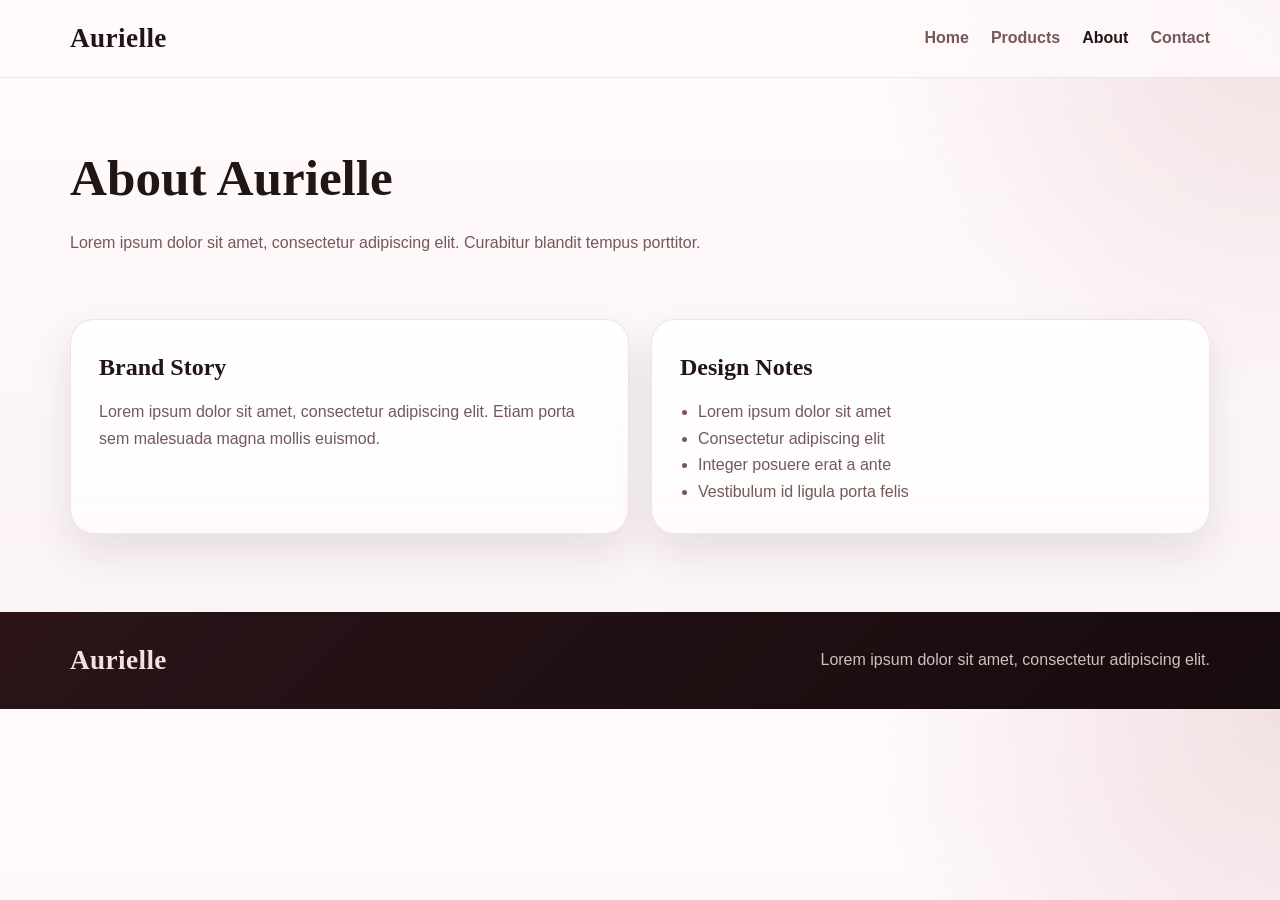
<file: about.html>
<!DOCTYPE html>
<html lang="en">
<head>
  <meta charset="UTF-8">
  <meta name="viewport" content="width=device-width, initial-scale=1.0">
  <title>Aurielle | About</title>
  <link rel="stylesheet" href="style.css">
</head>
<body>
  <header>
    <div class="container navbar">
      <a href="index.html" class="logo">Aurielle</a>
      <nav>
        <ul>
          <li><a href="index.html">Home</a></li>
          <li><a href="products.html">Products</a></li>
          <li><a class="active" href="about.html">About</a></li>
          <li><a href="contact.html">Contact</a></li>
        </ul>
      </nav>
    </div>
  </header>

  <section class="page-hero">
    <div class="container">
      <h1>About Aurielle</h1>
      <p>Lorem ipsum dolor sit amet, consectetur adipiscing elit. Curabitur blandit tempus porttitor.</p>
    </div>
  </section>

  <section class="section">
    <div class="container info-grid">
      <div class="panel">
        <h2>Brand Story</h2>
        <p>Lorem ipsum dolor sit amet, consectetur adipiscing elit. Etiam porta sem malesuada magna mollis euismod.</p>
      </div>
      <div class="panel">
        <h2>Design Notes</h2>
        <ul>
          <li>Lorem ipsum dolor sit amet</li>
          <li>Consectetur adipiscing elit</li>
          <li>Integer posuere erat a ante</li>
          <li>Vestibulum id ligula porta felis</li>
        </ul>
      </div>
    </div>
  </section>

  <footer>
    <div class="container footer-wrap">
      <strong class="logo">Aurielle</strong>
      <p>Lorem ipsum dolor sit amet, consectetur adipiscing elit.</p>
    </div>
  </footer>
</body>
</html>
</file>
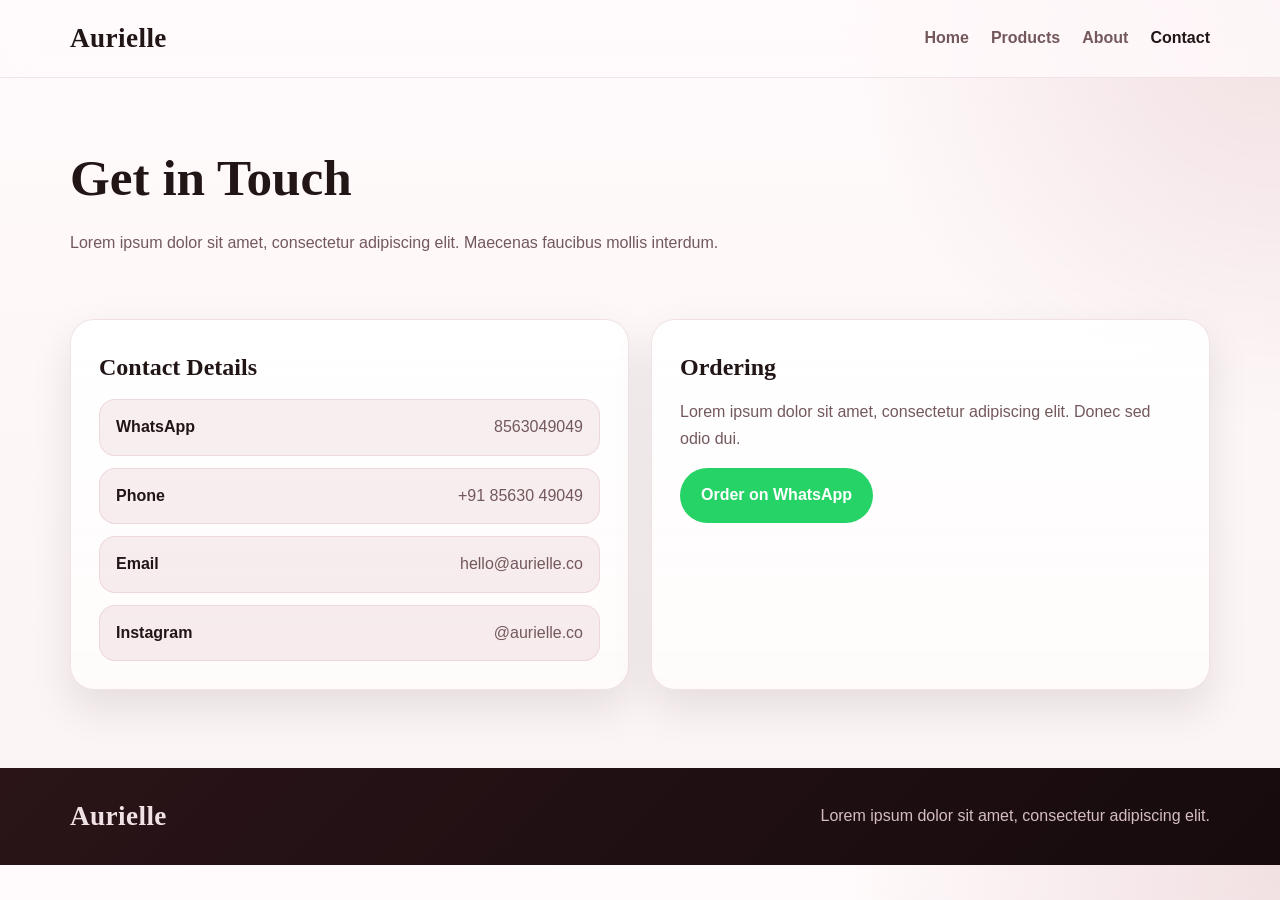
<file: contact.html>
<!DOCTYPE html>
<html lang="en">
<head>
  <meta charset="UTF-8">
  <meta name="viewport" content="width=device-width, initial-scale=1.0">
  <title>Aurielle | Contact</title>
  <link rel="stylesheet" href="style.css">
</head>
<body>
  <header>
    <div class="container navbar">
      <a href="index.html" class="logo">Aurielle</a>
      <nav>
        <ul>
          <li><a href="index.html">Home</a></li>
          <li><a href="products.html">Products</a></li>
          <li><a href="about.html">About</a></li>
          <li><a class="active" href="contact.html">Contact</a></li>
        </ul>
      </nav>
    </div>
  </header>

  <section class="page-hero">
    <div class="container">
      <h1>Get in Touch</h1>
      <p>Lorem ipsum dolor sit amet, consectetur adipiscing elit. Maecenas faucibus mollis interdum.</p>
    </div>
  </section>

  <section class="section">
    <div class="container contact-grid">
      <div class="panel">
        <h2>Contact Details</h2>
        <div class="contact-list">
          <a class="contact-item" href="https://wa.me/918563049049?text=Hi%2C%20I%20want%20to%20place%20an%20order%20from%20Aurielle."><strong>WhatsApp</strong><span class="muted">8563049049</span></a>
          <a class="contact-item" href="tel:+918563049049"><strong>Phone</strong><span class="muted">+91 85630 49049</span></a>
          <a class="contact-item" href="mailto:hello@aurielle.co"><strong>Email</strong><span class="muted">hello@aurielle.co</span></a>
          <a class="contact-item" href="https://instagram.com/aurielle.co" target="_blank" rel="noopener noreferrer"><strong>Instagram</strong><span class="muted">@aurielle.co</span></a>
        </div>
      </div>
      <div class="panel">
        <h2>Ordering</h2>
        <p>Lorem ipsum dolor sit amet, consectetur adipiscing elit. Donec sed odio dui.</p>
        <div style="margin-top:16px">
          <a class="btn btn-whatsapp" href="https://wa.me/918563049049?text=Hi%2C%20I%20want%20to%20place%20an%20order%20from%20Aurielle.">Order on WhatsApp</a>
        </div>
      </div>
    </div>
  </section>

  <footer>
    <div class="container footer-wrap">
      <strong class="logo">Aurielle</strong>
      <p>Lorem ipsum dolor sit amet, consectetur adipiscing elit.</p>
    </div>
  </footer>
</body>
</html>
</file>
<file: style.css>
:root{
  --bg:#fbf3f4;
  --surface:#fff8f8;
  --card:#fffdfd;
  --text:#221516;
  --muted:#73585c;
  --accent:#8f2332;
  --accent-dark:#6d1824;
  --accent-soft:#c77482;
  --rose:#f0d7db;
  --line:#edd8dc;
  --footer:#2a1418;
  --success:#25D366;
  --radius:24px;
  --shadow:0 18px 40px rgba(34,21,22,.10);
}
*{margin:0;padding:0;box-sizing:border-box}
html{scroll-behavior:smooth}
body{
  font-family: Inter, Arial, sans-serif;
  color:var(--text);
  background:
    radial-gradient(circle at top right, rgba(143,35,50,.12), transparent 28%),
    linear-gradient(180deg, #fffafb 0%, var(--bg) 100%);
  line-height:1.65;
}
img{display:block;max-width:100%}
a{text-decoration:none;color:inherit}
.container{width:min(1140px,92%);margin:auto}

header{
  position:sticky;top:0;z-index:50;
  backdrop-filter:blur(16px);
  background:rgba(255,250,251,.84);
  border-bottom:1px solid rgba(143,35,50,.10);
}
.navbar{
  display:flex;justify-content:space-between;align-items:center;
  gap:20px;padding:16px 0;
}
.logo{
  font-family:Georgia, serif;
  font-size:1.7rem;font-weight:700;letter-spacing:.4px;
}
nav ul{list-style:none;display:flex;gap:22px;align-items:center}
nav a{color:var(--muted);font-weight:600;transition:.25s ease}
nav a:hover, nav a.active{color:var(--text)}

.btn{
  display:inline-flex;align-items:center;justify-content:center;
  padding:13px 20px;border-radius:999px;font-weight:700;
  transition:.28s ease;border:1px solid transparent;
}
.btn-primary{
  color:#fff;
  background:linear-gradient(135deg,var(--accent) 0%, var(--accent-dark) 100%);
  box-shadow:0 12px 24px rgba(143,35,50,.24);
}
.btn-primary:hover,.btn-whatsapp:hover{transform:translateY(-2px)}
.btn-secondary{
  background:transparent;border-color:var(--line);color:var(--text)
}
.btn-secondary:hover{background:#fff}
.btn-whatsapp{background:var(--success);color:#fff}

.hero{padding:76px 0 44px}
.hero-wrap{
  display:grid;grid-template-columns:1.08fr .92fr;
  gap:34px;align-items:center;
}
.eyebrow{
  display:inline-block;margin-bottom:14px;
  padding:8px 12px;border-radius:999px;
  background:rgba(143,35,50,.10);color:var(--accent-dark);
  font-size:.9rem;font-weight:700;
}
.hero h1{
  font-family:Georgia, serif;
  font-size:clamp(2.5rem,5vw,4.7rem);
  line-height:1.05;margin-bottom:18px;
}
.hero p{max-width:640px;color:var(--muted);font-size:1.05rem;margin-bottom:24px}
.hero-actions{display:flex;flex-wrap:wrap;gap:12px}
.hero-card{
  padding:14px;border-radius:34px;
  background:linear-gradient(180deg, rgba(255,255,255,.72), rgba(255,248,248,.95));
  border:1px solid rgba(143,35,50,.12);
  box-shadow:var(--shadow)
}
.hero-card img{border-radius:26px;aspect-ratio:4/3;object-fit:cover}

.section{padding:42px 0 78px}
.section-header{
  display:flex;justify-content:space-between;align-items:end;gap:18px;
  margin-bottom:24px
}
.section-header h2{
  font-family:Georgia, serif;
  font-size:clamp(1.8rem,3vw,2.8rem);
  line-height:1.1
}
.section-header p{color:var(--muted);max-width:650px}

.grid-3,.grid-6,.reviews,.info-grid,.contact-grid,.feature-band{
  display:grid;gap:22px
}
.grid-3{grid-template-columns:repeat(3,1fr)}
.grid-6{grid-template-columns:repeat(3,1fr)}
.reviews{grid-template-columns:repeat(3,1fr)}
.info-grid,.contact-grid{grid-template-columns:1fr 1fr}
.feature-band{grid-template-columns:repeat(3,1fr)}

.card,.panel,.review{
  background:linear-gradient(180deg, rgba(255,255,255,.92), rgba(255,251,251,.98));
  border:1px solid rgba(143,35,50,.12);
  border-radius:24px;
  box-shadow:var(--shadow);
  overflow:hidden;
}
.product-image{width:100%;aspect-ratio:4/3;object-fit:cover}
.card-body{padding:20px}
.card-body h3{
  font-family:Georgia, serif;
  font-size:1.35rem;margin-bottom:8px
}
.card-body p,.panel p,.panel li,.review p{color:var(--muted)}
.card-body p{margin-bottom:12px}
.chip{
  display:inline-block;margin-bottom:12px;
  padding:6px 10px;border-radius:999px;
  background:rgba(143,35,50,.10);color:var(--accent-dark);
  font-size:.82rem;font-weight:700
}
.price-row{
  display:flex;justify-content:space-between;align-items:center;
  gap:12px;margin-bottom:14px
}
.price{font-size:1.1rem;font-weight:800}
.card-actions{display:flex;gap:10px;flex-wrap:wrap}

.top-pick{
  transition:transform .28s ease, box-shadow .28s ease, border-color .28s ease;
}
.top-pick:hover{
  transform:translateY(-8px);
  box-shadow:0 22px 50px rgba(34,21,22,.15);
  border-color:rgba(143,35,50,.25)
}

.feature-band{
  padding:28px;border-radius:30px;
  background:linear-gradient(135deg,#551923 0%, #2d1116 100%);
  color:#f7e9eb;box-shadow:var(--shadow)
}
.feature-band h3{
  font-family:Georgia, serif;margin-bottom:8px
}
.feature-band p{color:#e2c8cc}

.review{padding:24px}
.stars{letter-spacing:2px;margin-bottom:10px}
.review p{margin-bottom:14px}
.review strong{display:block}
.review span{color:var(--muted);font-size:.95rem}

.page-hero{padding:58px 0 20px}
.page-hero h1{
  font-family:Georgia, serif;
  font-size:clamp(2.2rem,4vw,3.9rem);
  margin-bottom:10px
}
.page-hero p{color:var(--muted);max-width:760px}
.panel{padding:28px}
.panel h2,.panel h3{
  font-family:Georgia, serif;margin-bottom:12px
}
.panel ul{padding-left:18px}

.contact-list{display:grid;gap:12px;margin-top:10px}
.contact-item{
  display:flex;align-items:center;justify-content:space-between;
  gap:12px;padding:14px 16px;border-radius:16px;
  background:rgba(143,35,50,.07);
  border:1px solid rgba(143,35,50,.10)
}
.contact-item:hover{background:rgba(143,35,50,.11)}
.muted{color:var(--muted)}

footer{
  background:linear-gradient(135deg, var(--footer) 0%, #160b0d 100%);
  color:#f0e2e4;padding:26px 0
}
.footer-wrap{
  display:flex;justify-content:space-between;gap:18px;align-items:center;flex-wrap:wrap
}
.footer-wrap p{color:#d5bdc1}

@media (max-width:960px){
  .hero-wrap,.grid-3,.grid-6,.reviews,.info-grid,.contact-grid,.feature-band{
    grid-template-columns:1fr 1fr;
  }
}
@media (max-width:720px){
  .navbar{flex-direction:column;align-items:flex-start}
  nav ul{flex-wrap:wrap;gap:14px}
  .hero{padding:50px 0 24px}
  .hero-wrap,.grid-3,.grid-6,.reviews,.info-grid,.contact-grid,.feature-band{
    grid-template-columns:1fr;
  }
  .hero-card{order:-1}
  .section{padding:28px 0 56px}
  .section-header{flex-direction:column;align-items:flex-start}
}
</file>
